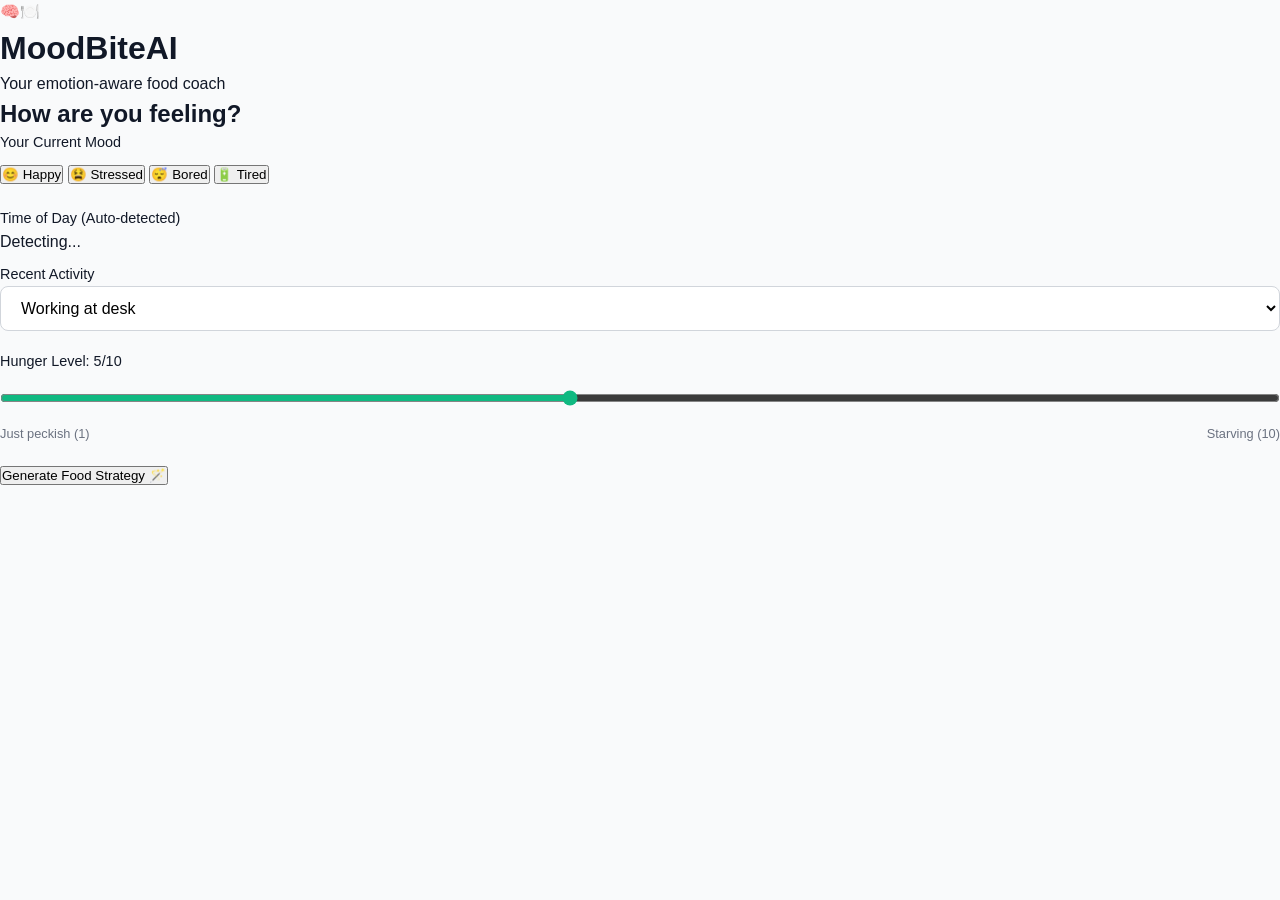
<file: index.html>
<!DOCTYPE html>
<html lang="en">
<head>
    <meta charset="UTF-8">
    <meta name="viewport" content="width=device-width, initial-scale=1.0">
    <title>MoodBite AI - Emotion-Aware Food Coach</title>
    <link rel="stylesheet" href="style.css">
    <link href="https://fonts.googleapis.com/css2?family=Outfit:wght@300;400;500;600;700&display=swap" rel="stylesheet">
    <link rel="icon" href="data:image/svg+xml,<svg xmlns='http://www.w3.org/2000/svg' viewBox='0 0 100 100'><text y='.9em' font-size='90'>🧠</text></svg>">
</head>
<body>
    <div class="app-container">
        <header class="app-header">
            <div class="logo">
                <span class="logo-icon">🧠🍽️</span>
                <h1>MoodBite<span class="ai-badge">AI</span></h1>
            </div>
            <p class="subtitle">Your emotion-aware food coach</p>
        </header>

        <main class="dashboard">
            <section class="input-section glass-panel">
                <h2>How are you feeling?</h2>

                <div class="input-group">
                    <label>Your Current Mood</label>
                    <div class="mood-selector" id="mood-selector">
                        <button class="mood-btn" data-mood="happy">😊 Happy</button>
                        <button class="mood-btn" data-mood="stressed">😫 Stressed</button>
                        <button class="mood-btn" data-mood="bored">😴 Bored</button>
                        <button class="mood-btn" data-mood="tired">🔋 Tired</button>
                    </div>
                </div>

                <div class="input-group row-group">
                    <div class="half-width">
                        <label>Time of Day (Auto-detected)</label>
                        <div class="auto-detect-box" id="time-display">
                            Detecting...
                        </div>
                    </div>
                    <div class="half-width">
                        <label>Recent Activity</label>
                        <select id="activity-selector" class="custom-select">
                            <option value="working at your desk">Working at desk</option>
                            <option value="studying heavily">Studying heavily</option>
                            <option value="finishing a workout">Post-Workout</option>
                            <option value="binge watching shows">Watching a show</option>
                        </select>
                    </div>
                </div>

                <div class="input-group">
                    <label>Hunger Level: <span id="hunger-value" class="highlight-text">5</span>/10</label>
                    <input type="range" id="hunger-slider" min="1" max="10" value="5" class="slider">
                    <div class="slider-labels">
                        <span>Just peckish (1)</span>
                        <span>Starving (10)</span>
                    </div>
                </div>

                <button id="generate-btn" class="primary-btn">Generate Food Strategy 🪄</button>
            </section>

            <div class="results-layout" style="display: none;" id="results-container">
                <section class="suggestion-section glass-panel highlight-panel">
                    <div class="card-header">
                        <h2>✨ Smart Suggestion</h2>
                        <div class="craving-badge" id="craving-prediction">Predicting Cravings...</div>
                    </div>

                    <div class="suggestion-card" id="main-suggestion">
                        <div class="food-info">
                            <h3 id="food-name">Loading...</h3>
                            <div class="health-score-container">
                                <svg class="score-circle" viewBox="0 0 36 36">
                                    <path class="circle-bg"
                                      d="M18 2.0845 a 15.9155 15.9155 0 0 1 0 31.831 a 15.9155 15.9155 0 0 1 0 -31.831"
                                    />
                                    <path class="circle-stroke" id="score-stroke" stroke-dasharray="0, 100"
                                      d="M18 2.0845 a 15.9155 15.9155 0 0 1 0 31.831 a 15.9155 15.9155 0 0 1 0 -31.831"
                                    />
                                    <text x="18" y="20.35" class="score-text" id="health-score">--</text>
                                </svg>
                                <span>Health Score</span>
                            </div>
                        </div>

                        <div class="reason-box">
                            <h4>Why this suggestion?</h4>
                            <p id="suggestion-reason">Analyzing your state...</p>
                        </div>

                        <div class="future-impact">
                            <h4>🌱 Future Impact</h4>
                            <p id="future-impact-msg">...</p>
                        </div>
                    </div>
                </section>

                <div class="side-panel">
                    <section class="alternative-section glass-panel" style="margin-bottom: 1.5rem;">
                        <h2>Better Alternative</h2>
                        <p class="alt-subtitle">Instead of falling for your craving, try this compromise:</p>
                        <div class="alt-card" id="alt-suggestion">
                            <h3 id="alt-food-name">Loading...</h3>
                            <p id="alt-reason">...</p>
                        </div>
                    </section>

                    <section class="info-section glass-panel">
                        <h2>📊 AI Scoring System</h2>
                        <p style="font-size: 0.9rem; color: var(--text-muted); line-height: 1.5;">
                            Score = Base Nutrition - Junk Tendency.<br>
                            Your <strong>Junk Tendency</strong> increases with high hunger, negative moods, and late times of day. Our AI bridges the gap between your emotional cravings and physical needs.
                        </p>
                    </section>
                </div>

                <section class="map-section glass-panel full-width">
                    <h2>🧠 Mood-to-Food Map</h2>
                    <p class="map-desc">Discover the psychological flow of your current appetite.</p>
                    <div class="mood-map-visual" id="mood-map-visual">
                        <!-- Dynamic visual elements will be injected here -->
                    </div>
                </section>
            </div>
        </main>
    </div>
    <script src="script.js"></script>
</body>
</html>
</file>
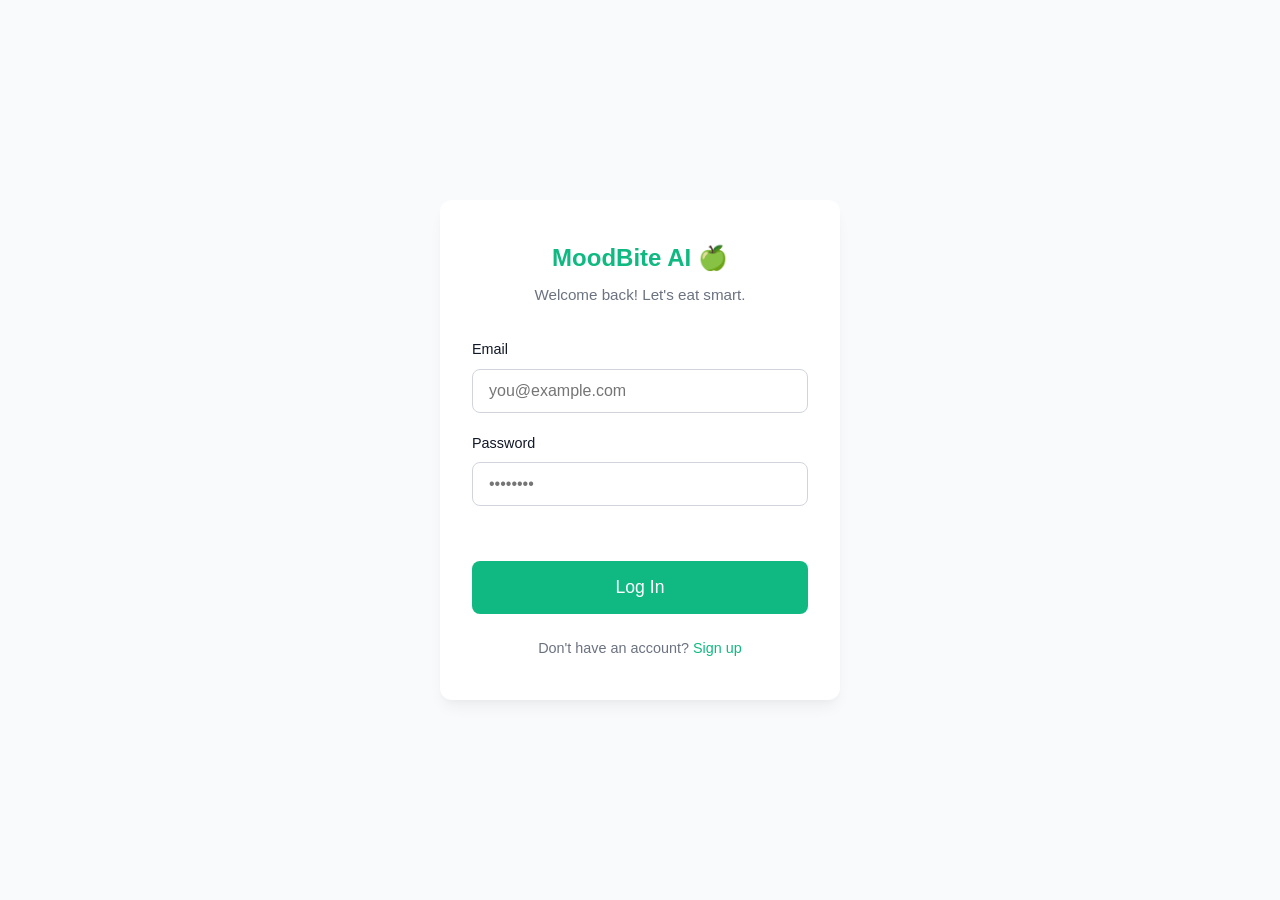
<file: dashboard.html>
<!DOCTYPE html>
<html lang="en">
<head>
    <meta charset="UTF-8">
    <meta name="viewport" content="width=device-width, initial-scale=1.0">
    <title>Dashboard - MoodBite AI</title>
    <link rel="stylesheet" href="style.css">
</head>
<body class="dashboard-page">
    <nav class="navbar">
        <div class="nav-brand">MoodBite AI 🍏</div>
        <div class="nav-user">
            <span id="welcome-msg">Welcome!</span>
            <button id="logout-btn" class="btn btn-secondary btn-sm">Log Out</button>
        </div>
    </nav>

    <main class="container" id="dashboard-container">
        
        <div class="card input-card">
            <h2>How are you feeling right now?</h2>
            
            <div class="form-row">
                <div class="input-group">
                    <label for="mood-select">Your Mood</label>
                    <select id="mood-select">
                        <option value="happy">😊 Happy</option>
                        <option value="stressed">😫 Stressed</option>
                        <option value="bored">😴 Bored</option>
                        <option value="tired">🔋 Tired</option>
                    </select>
                </div>
                
                <div class="input-group">
                    <label for="activity-input">Recent Activity</label>
                    <input type="text" id="activity-input" placeholder="e.g. studying, watching TV...">
                </div>
            </div>

            <div class="input-group hunger-group">
                <label for="hunger-slider">Hunger Level: <span id="hunger-val">5</span>/10</label>
                <input type="range" id="hunger-slider" min="1" max="10" value="5">
                <div class="slider-labels">
                    <span>Just peckish</span>
                    <span>Starving</span>
                </div>
            </div>

            <button id="suggest-btn" class="btn btn-primary btn-large">Get Suggestion ✨</button>
        </div>

        <div class="results-container" id="results-view" style="display: none;">
            <div class="card main-suggestion-card">
                <div class="card-header-flex">
                    <h3 id="food-suggestion">--</h3>
                    <div class="score-badge">
                        <span id="health-score">--</span>
                        <small>Health Score</small>
                    </div>
                </div>
                
                <div class="reason-section">
                    <h4>💡 Why this?</h4>
                    <p id="reason-text">--</p>
                </div>

                <div class="avoid-section">
                    <h4>⚠️ Avoid this</h4>
                    <p id="avoid-text">--</p>
                </div>

                <div class="future-section">
                    <h4>🌱 Future Consequence</h4>
                    <p id="future-text">--</p>
                </div>

                <div class="actions">
                    <button id="swap-btn" class="btn btn-secondary">🔄 Swap Suggestion</button>
                </div>
            </div>
        </div>
    </main>

    <script src="script.js"></script>
</body>
</html>
</file>
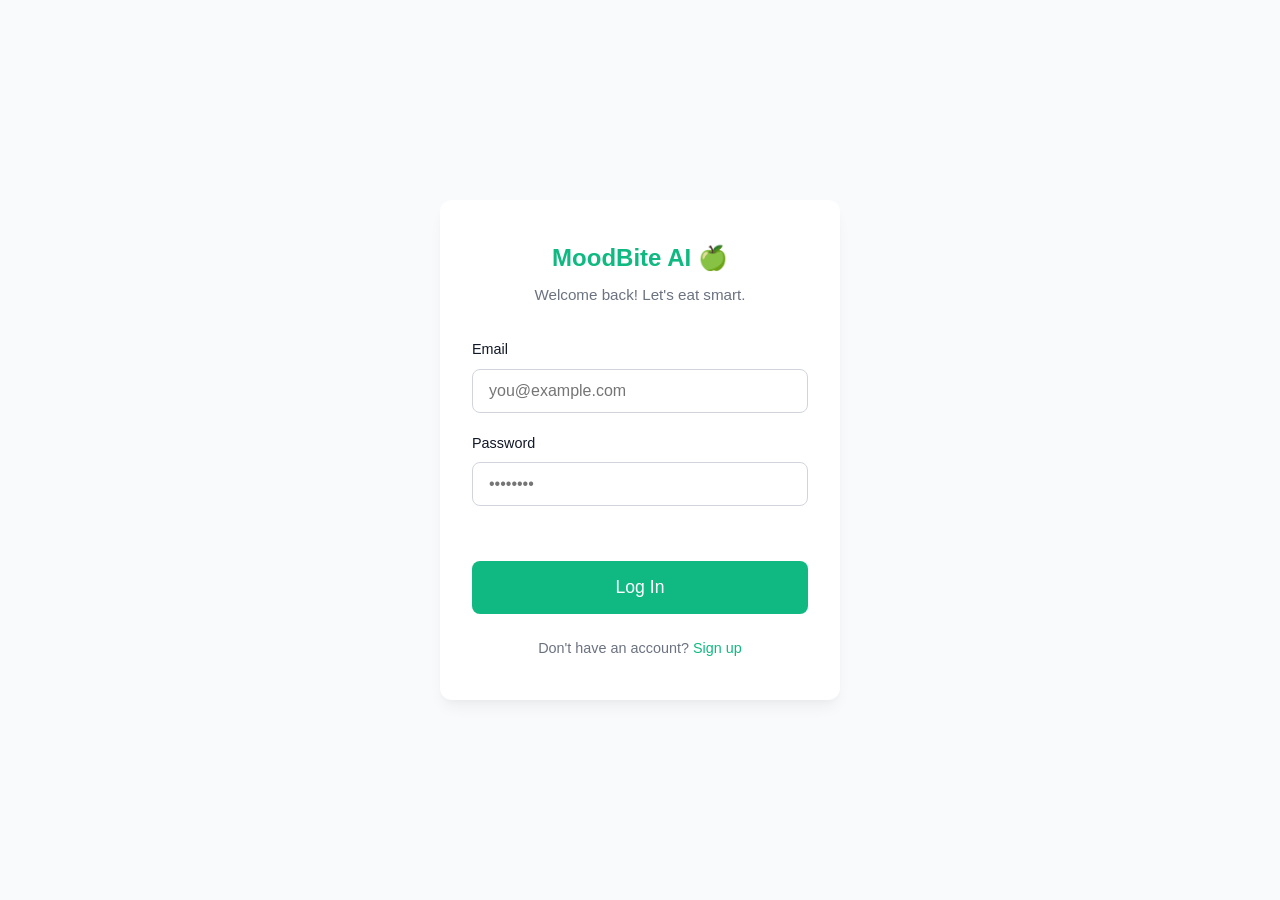
<file: login.html>
<!DOCTYPE html>
<html lang="en">
<head>
    <meta charset="UTF-8">
    <meta name="viewport" content="width=device-width, initial-scale=1.0">
    <title>Login - MoodBite AI</title>
    <link rel="stylesheet" href="style.css">
</head>
<body class="auth-page">
    <div class="auth-card">
        <div class="auth-header">
            <h1>MoodBite AI 🍏</h1>
            <p>Welcome back! Let's eat smart.</p>
        </div>
        <form id="login-form">
            <div class="input-group">
                <label for="login-email">Email</label>
                <input type="email" id="login-email" required placeholder="you@example.com">
            </div>
            <div class="input-group">
                <label for="login-password">Password</label>
                <input type="password" id="login-password" required placeholder="••••••••">
            </div>
            <p id="login-error" class="error-msg"></p>
            <button type="submit" class="btn btn-primary btn-large">Log In</button>
        </form>
        <p class="auth-footer">Don't have an account? <a href="signup.html">Sign up</a></p>
    </div>
    <script src="script.js"></script>
</body>
</html>
</file>
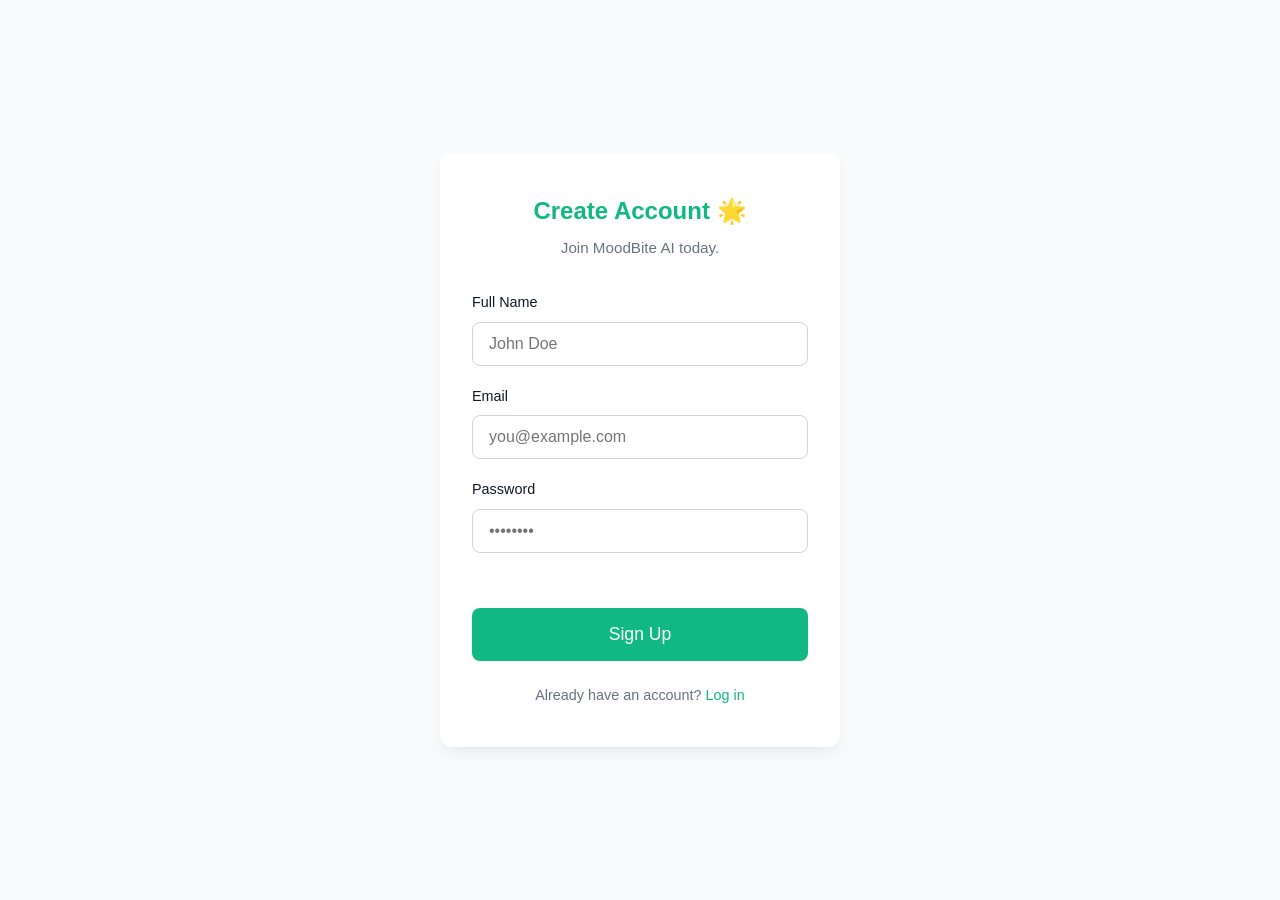
<file: signup.html>
<!DOCTYPE html>
<html lang="en">
<head>
    <meta charset="UTF-8">
    <meta name="viewport" content="width=device-width, initial-scale=1.0">
    <title>Sign Up - MoodBite AI</title>
    <link rel="stylesheet" href="style.css">
</head>
<body class="auth-page">
    <div class="auth-card">
        <div class="auth-header">
            <h1>Create Account 🌟</h1>
            <p>Join MoodBite AI today.</p>
        </div>
        <form id="signup-form">
            <div class="input-group">
                <label for="signup-name">Full Name</label>
                <input type="text" id="signup-name" required placeholder="John Doe">
            </div>
            <div class="input-group">
                <label for="signup-email">Email</label>
                <input type="email" id="signup-email" required placeholder="you@example.com">
            </div>
            <div class="input-group">
                <label for="signup-password">Password</label>
                <input type="password" id="signup-password" required placeholder="••••••••">
            </div>
            <p id="signup-error" class="error-msg"></p>
            <button type="submit" class="btn btn-primary btn-large">Sign Up</button>
        </form>
        <p class="auth-footer">Already have an account? <a href="login.html">Log in</a></p>
    </div>
    <script src="script.js"></script>
</body>
</html>
</file>
<file: style.css>
:root {
    --primary: #10b981;
    --primary-hover: #059669;
    --secondary: #f3f4f6;
    --secondary-hover: #e5e7eb;
    --bg-color: #f9fafb;
    --text-dark: #111827;
    --text-muted: #6b7280;
    --card-bg: #ffffff;
    --shadow: 0 4px 6px -1px rgba(0, 0, 0, 0.05), 0 2px 4px -1px rgba(0, 0, 0, 0.03);
    --shadow-lg: 0 10px 15px -3px rgba(0, 0, 0, 0.05), 0 4px 6px -2px rgba(0, 0, 0, 0.025);
    --radius: 12px;
    --danger: #ef4444;
}

* { margin: 0; padding: 0; box-sizing: border-box; }

body {
    font-family: -apple-system, BlinkMacSystemFont, "Segoe UI", Roboto, Helvetica, Arial, sans-serif;
    background-color: var(--bg-color);
    color: var(--text-dark);
    line-height: 1.5;
}

/* Authentication Pages */
.auth-page { display: flex; align-items: center; justify-content: center; min-height: 100vh; padding: 1rem; }
.auth-card {
    background: var(--card-bg); width: 100%; max-width: 400px;
    padding: 2.5rem 2rem; border-radius: var(--radius); box-shadow: var(--shadow-lg);
}
.auth-header { text-align: center; margin-bottom: 2rem; }
.auth-header h1 { font-size: 1.5rem; font-weight: 700; color: var(--primary); }
.auth-header p { color: var(--text-muted); font-size: 0.95rem; margin-top: 0.5rem; }
.auth-footer { text-align: center; margin-top: 1.5rem; font-size: 0.9rem; color: var(--text-muted); }
.auth-footer a { color: var(--primary); text-decoration: none; font-weight: 500; }
.auth-footer a:hover { text-decoration: underline; }

/* Dashboard Pages */
.navbar {
    background: var(--card-bg); padding: 1rem 2rem; display: flex; justify-content: space-between;
    align-items: center; box-shadow: var(--shadow); position: sticky; top: 0; z-index: 10;
}
.nav-brand { font-size: 1.25rem; font-weight: 700; color: var(--primary); }
.nav-user { display: flex; align-items: center; gap: 1rem; font-weight: 500; font-size: 0.95rem; }

.container { max-width: 700px; margin: 2rem auto; padding: 0 1.5rem; display: flex; flex-direction: column; gap: 2rem; }

/* Components */
.card {
    background: var(--card-bg); border-radius: var(--radius);
    padding: 2rem; box-shadow: var(--shadow);
}
.card h2 { margin-bottom: 1.5rem; font-size: 1.25rem; font-weight: 600; }

.input-group { margin-bottom: 1.25rem; display: flex; flex-direction: column; gap: 0.5rem; }
.input-group label { font-size: 0.9rem; font-weight: 500; color: var(--text-dark); }
input[type="text"], input[type="email"], input[type="password"], select {
    padding: 0.75rem 1rem; border: 1px solid #d1d5db; border-radius: 8px;
    font-size: 1rem; transition: border-color 0.2s; background: #fff;
    font-family: inherit; width: 100%;
}
input[type="text"]:focus, input[type="email"]:focus, input[type="password"]:focus, select:focus {
    outline: none; border-color: var(--primary); box-shadow: 0 0 0 3px rgba(16, 185, 129, 0.1);
}

.form-row { display: grid; grid-template-columns: 1fr 1fr; gap: 1.5rem; }
@media (max-width: 600px) { .form-row { grid-template-columns: 1fr; gap: 0; } }

.hunger-group { margin-bottom: 2rem; }
input[type="range"] { width: 100%; margin: 10px 0; accent-color: var(--primary); }
.slider-labels { display: flex; justify-content: space-between; font-size: 0.8rem; color: var(--text-muted); }

.btn {
    display: inline-flex; justify-content: center; align-items: center; padding: 0.75rem 1.5rem;
    border-radius: 8px; font-weight: 500; font-size: 1rem; cursor: pointer; transition: all 0.2s;
    border: none;
}
.btn-primary { background: var(--primary); color: white; }
.btn-primary:hover { background: var(--primary-hover); transform: translateY(-1px); }
.btn-secondary { background: var(--secondary); color: var(--text-dark); }
.btn-secondary:hover { background: var(--secondary-hover); }
.btn-large { width: 100%; padding: 1rem; font-size: 1.1rem; }
.btn-sm { padding: 0.5rem 1rem; font-size: 0.875rem; }

.error-msg { color: var(--danger); font-size: 0.875rem; min-height: 1.2rem; margin-bottom: 1rem; }

/* Dashboard Results */
.card-header-flex { display: flex; justify-content: space-between; align-items: flex-start; margin-bottom: 1.5rem; padding-bottom: 1.5rem; border-bottom: 1px solid #f3f4f6; }
#food-suggestion { font-size: 1.75rem; color: var(--primary); font-weight: 700; line-height: 1.2; width: 75%; }

.score-badge { display: flex; flex-direction: column; align-items: center; background: #ecfdf5; padding: 0.75rem 1rem; border-radius: 12px; border: 1px solid #d1fae5; }
#health-score { font-size: 1.5rem; font-weight: 700; color: var(--primary); }
.score-badge small { font-size: 0.7rem; text-transform: uppercase; letter-spacing: 0.5px; color: #065f46; font-weight: 600; }

.reason-section, .avoid-section, .future-section { margin-bottom: 1.25rem; background: var(--secondary); padding: 1.25rem; border-radius: 8px; }
.avoid-section { background: #fef2f2; }
.future-section { background: #eff6ff; }

.main-suggestion-card h4 { font-size: 0.9rem; text-transform: uppercase; letter-spacing: 0.5px; margin-bottom: 0.5rem; font-weight: 700; color: var(--text-muted); }
.avoid-section h4 { color: #b91c1c; }
.future-section h4 { color: #1d4ed8; }

.actions { margin-top: 2rem; display: flex; justify-content: center; }
</file>
